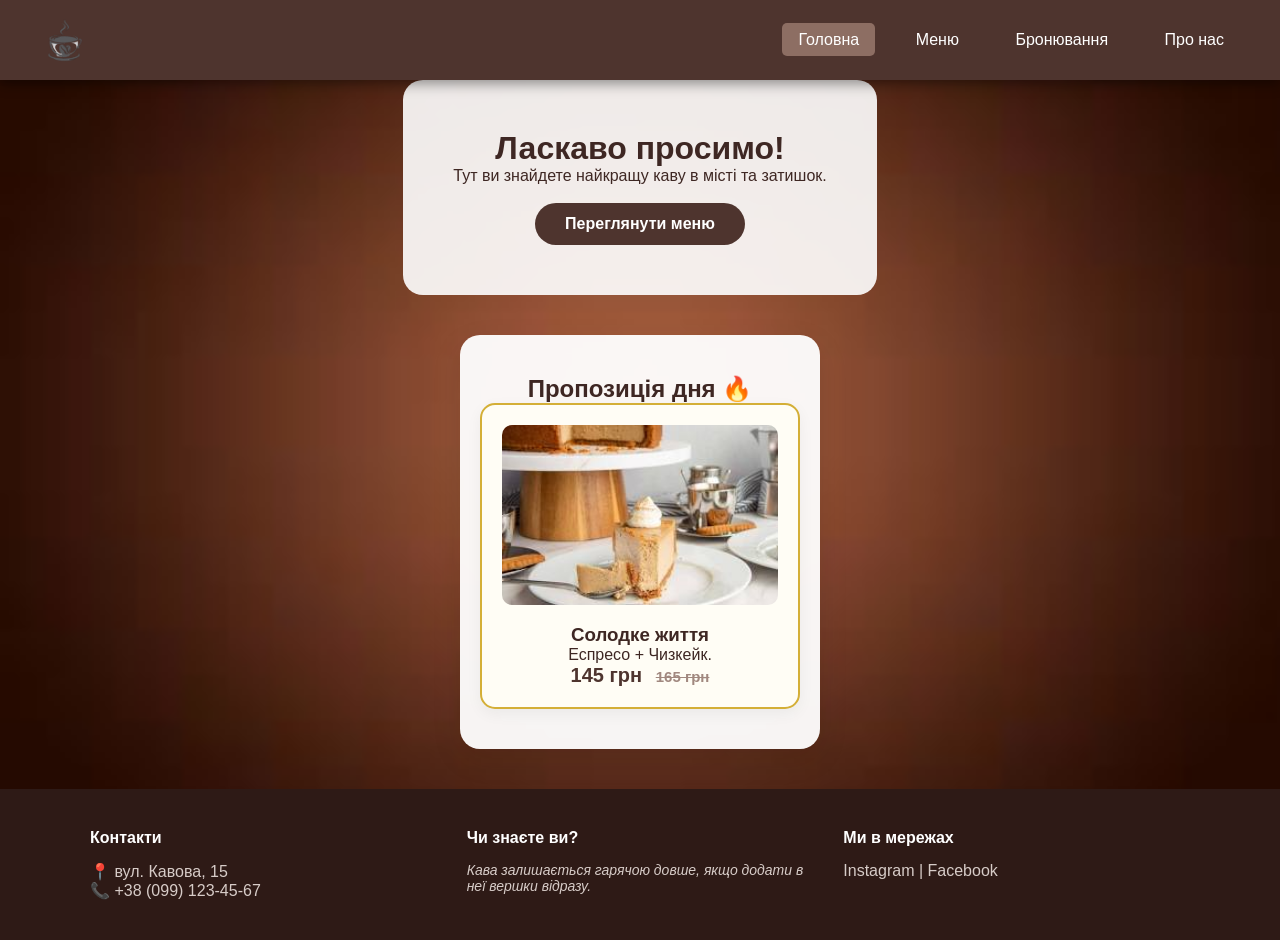
<file: проєктV2/index.html>
<!DOCTYPE html>
<html lang="uk">
<head>
    <meta charset="UTF-8">
    <title>Аромат Кави - Головна</title>
    <link rel="icon" type="image/png" href="PNGs/favicon.png">
    <link rel="stylesheet" href="style.css">
</head>
<body>
    <nav class="navbar">
        <img src="PNGs/2.png" alt="Logo" class="logo">
        <div class="nav-links">
            <a href="index.html" class="active">Головна</a>
            <a href="menu.html">Меню</a>
            <a href="book.html">Бронювання</a>
            <a href="about.html">Про нас</a>
        </div>
    </nav>

    <header style="height: 50vh; display: flex; align-items: center; justify-content: center; text-align: center;">
        <div style="background: rgba(255,255,255,0.9); padding: 50px; border-radius: 20px; max-width: 600px;">
            <h1>Ласкаво просимо!</h1>
            <p>Тут ви знайдете найкращу каву в місті та затишок.</p><br>
            <a href="menu.html" class="btn">Переглянути меню</a>
        </div>
    </header>

    <div class="container" style="text-align: center;">
        <h2>Пропозиція дня 🔥</h2>
        <div style="display: flex; justify-content: center;">
            <div class="menu-item combo" style="width: 320px;">
                <img src="PNGs/19.png" alt="Combo">
                <h3>Солодке життя</h3>
                <p>Еспресо + Чизкейк.</p>
                <p class="price">145 грн <span class="old-price">165 грн</span></p>
            </div>
        </div>
    </div>

    <footer class="footer">
        <div class="footer-content">
            <div class="footer-section">
                <h4>Контакти</h4>
                <p>📍 вул. Кавова, 15</p>
                <p>📞 +38 (099) 123-45-67</p>
            </div>
            <div class="footer-section">
                <h4>Чи знаєте ви?</h4>
                <p class="coffee-fact">Кава залишається гарячою довше, якщо додати в неї вершки відразу.</p>
            </div>
            <div class="footer-section">
                <h4>Ми в мережах</h4>
                <p>Instagram | Facebook</p>
            </div>
        </div>
    </footer>
</body>
</html>
</file>
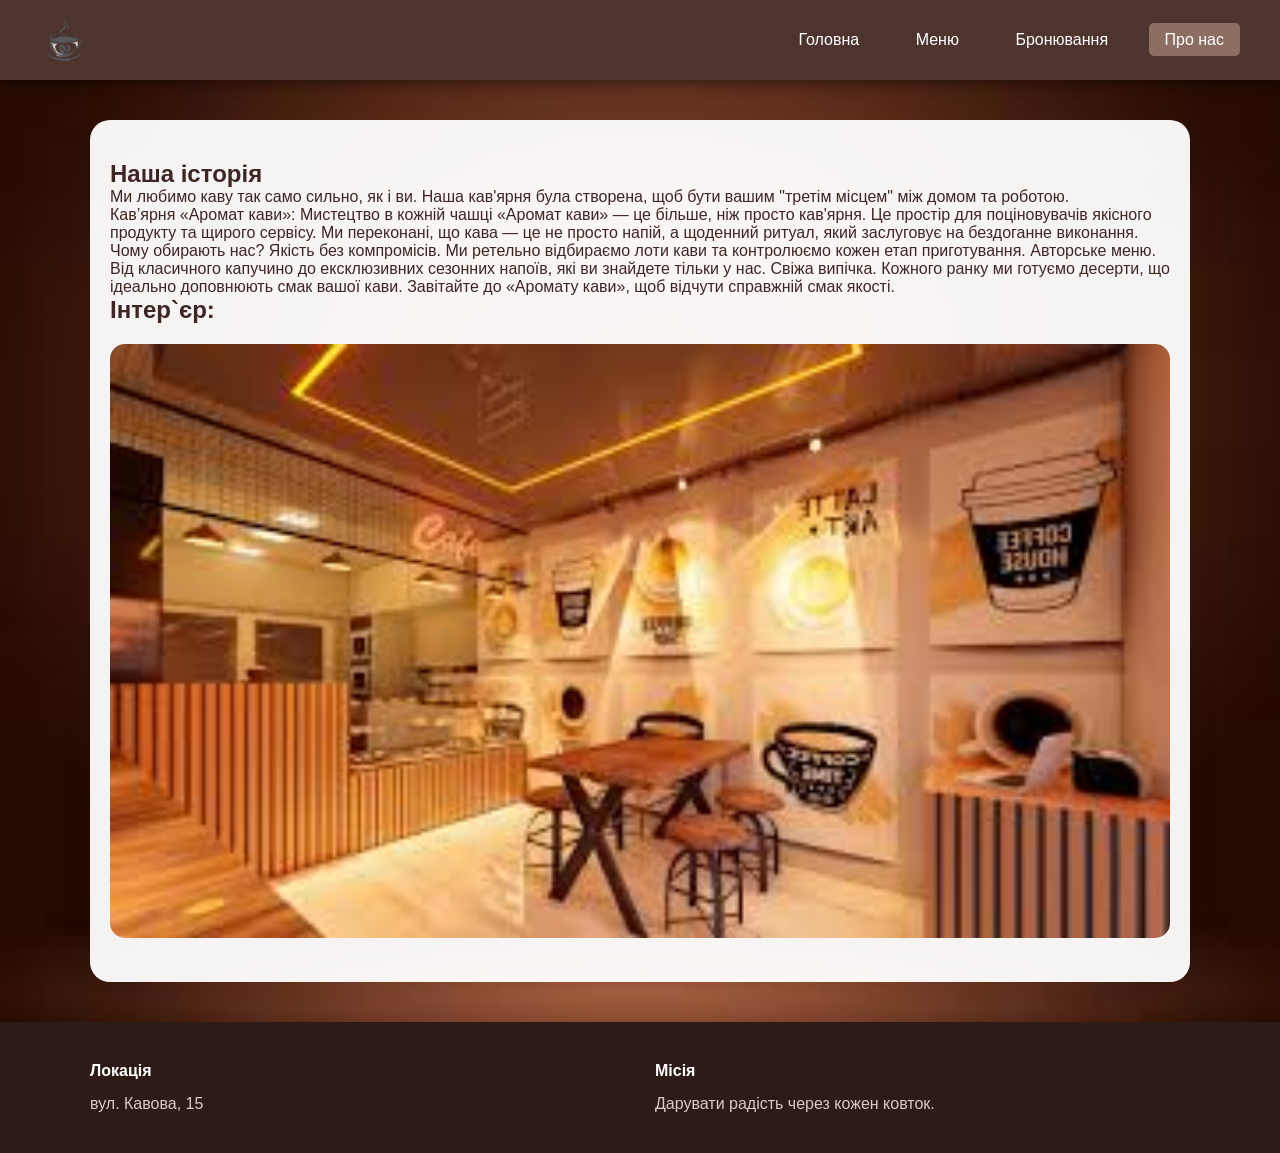
<file: проєктV2/about.html>
<!DOCTYPE html>
<html lang="uk">
<head>
    <meta charset="UTF-8">
    <title>Про нас - Аромат Кави</title>
    <link rel="icon" type="image/png" href="PNGs/favicon.png">
    <link rel="stylesheet" href="style.css">
</head>
<body>
    <nav class="navbar">
        <img src="PNGs/2.png" alt="Logo" class="logo">
        <div class="nav-links">
            <a href="index.html">Головна</a>
            <a href="menu.html">Меню</a>
            <a href="book.html">Бронювання</a>
            <a href="about.html" class="active">Про нас</a>
        </div>
    </nav>

    <main class="container">
        <h2>Наша історія</h2>
        <p>Ми любимо каву так само сильно, як і ви. Наша кав'ярня була створена, щоб бути вашим "третім місцем" між домом та роботою.</p>
        <p>Кав’ярня «Аромат кави»: Мистецтво в кожній чашці
            «Аромат кави» — це більше, ніж просто кав'ярня. Це простір для поціновувачів якісного продукту та щирого сервісу. Ми переконані, що кава — це не просто напій, а щоденний ритуал, який заслуговує на бездоганне виконання.
            Чому обирають нас?
            Якість без компромісів. Ми ретельно відбираємо лоти кави та контролюємо кожен етап приготування.
            Авторське меню. Від класичного капучино до ексклюзивних сезонних напоїв, які ви знайдете тільки у нас.
            Свіжа випічка. Кожного ранку ми готуємо десерти, що ідеально доповнюють смак вашої кави.
            Завітайте до «Аромату кави», щоб відчути справжній смак якості.
        </p>
        <h2>Інтер`єр:</h2>
        <img src="PNGs/21.png" alt="Cafe" style="width: 100%; border-radius: 15px; margin-top: 20px;">
    </main>

    <footer class="footer">
        <div class="footer-content">
            <div class="footer-section"><h4>Локація</h4><p>вул. Кавова, 15</p></div>
            <div class="footer-section"><h4>Місія</h4><p>Дарувати радість через кожен ковток.</p></div>
        </div>
    </footer>
</body>
</html>
</file>
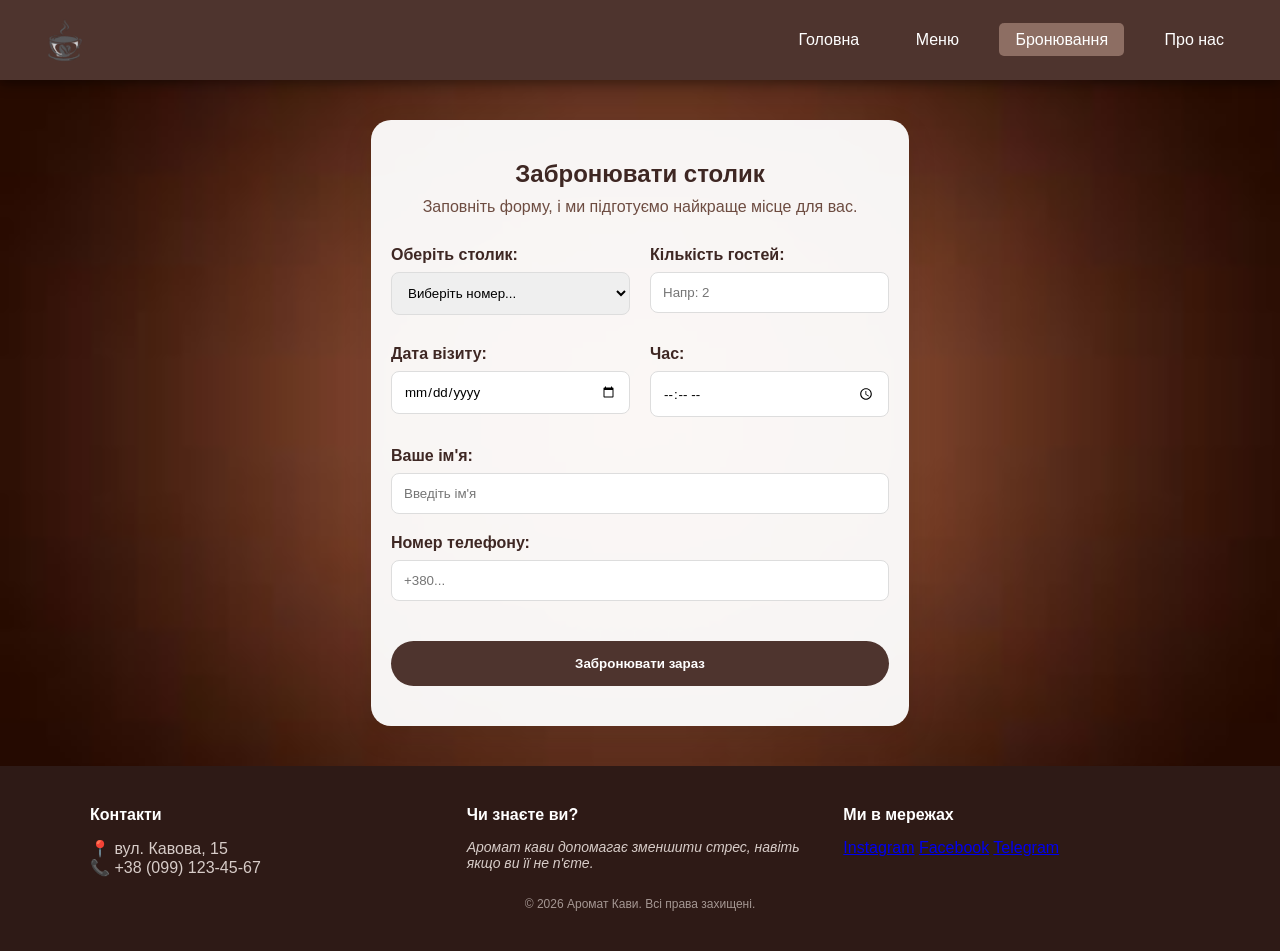
<file: проєктV2/book.html>
<!DOCTYPE html>
<html lang="uk">
<head>
    <meta charset="UTF-8">
    <meta name="viewport" content="width=device-width, initial-scale=1.0">
    <title>Бронювання - Аромат Кави</title>
    <link rel="icon" type="image/png" href="PNGs/favicon.png">
    <link rel="stylesheet" href="style.css">
</head>
<body>
    <nav class="navbar">
        <img src="PNGs/2.png" alt="Логотип" class="logo">
        <div class="nav-links">
            <a href="index.html">Головна</a>
            <a href="menu.html">Меню</a>
            <a href="book.html" class="active">Бронювання</a>
            <a href="about.html">Про нас</a>
        </div>
    </nav>

    <main class="container" style="max-width: 800px;"> <h2 style="text-align: center; margin-bottom: 10px;">Забронювати столик</h2>
        <p style="text-align: center; color: #6d4c41; margin-bottom: 30px;">Заповніть форму, і ми підготуємо найкраще місце для вас.</p>
        
        <form class="booking-form" action="#" method="post" style="max-width: 100%;">
            
            <div style="display: grid; grid-template-columns: 1fr 1fr; gap: 20px;">
                <div style="display: flex; flex-direction: column; gap: 8px;">
                    <label for="table-select" style="font-weight: bold;">Оберіть столик:</label>
                    <select id="table-select" name="table" required style="padding: 12px; border-radius: 8px; border: 1px solid #ddd;">
                        <option value="" disabled selected>Виберіть номер...</option>
                        <option>Стіл №1 (На терасі - Надворі)</option>
                        <option>Стіл №2 (На терасі - Надворі)</option>
                        <option>Стіл №3 (Біля вікна)</option>
                        <option>Стіл №4 (Біля вікна)</option>
                        <option>Стіл №5 (В центрі залу)</option>
                        <option>Стіл №6 (В центрі залу)</option>
                        <option>Стіл №7 (Біля бару)</option>
                        <option>Стіл №8 (Біля бару)</option>
                        <option>Стіл №9 (Тихий куточок)</option>
                        <option>Стіл №10 (Тихий куточок)</option>
                        <option>Стіл №11 (Біля каміна)</option>
                        <option>Стіл №12 (Біля каміна)</option>
                        <option>Стіл №13 (Другий поверх)</option>
                        <option>Стіл №14 (Надворі - затишний)</option>
                        <option>Стіл №15 (Біля бару)</option>
                        <option>Стіл №16 (Біля бару)</option>
                        <option>Стіл №17 (Тихий куточок)</option>
                        <option>Стіл №18 (В центрі залу)</option>
                        <option>Стіл №19 (В центрі залу)</option>
                        <option>Стіл №20 (В центрі залу)</option>
                    </select>
                </div>

                <div style="display: flex; flex-direction: column; gap: 8px;">
                    <label for="guests" style="font-weight: bold;">Кількість гостей:</label>
                    <input type="number" id="guests" name="guests" min="1" max="10" placeholder="Напр: 2" required style="padding: 12px; border-radius: 8px; border: 1px solid #ddd;">
                </div>
            </div>

            <div style="display: grid; grid-template-columns: 1fr 1fr; gap: 20px; margin-top: 10px;">
                <div style="display: flex; flex-direction: column; gap: 8px;">
                    <label for="date" style="font-weight: bold;">Дата візиту:</label>
                    <input type="date" id="date" name="date" required style="padding: 12px; border-radius: 8px; border: 1px solid #ddd;">
                </div>

                <div style="display: flex; flex-direction: column; gap: 8px;">
                    <label for="time" style="font-weight: bold;">Час:</label>
                    <input type="time" id="time" name="time" required style="padding: 12px; border-radius: 8px; border: 1px solid #ddd;">
                </div>
            </div>

            <div style="display: flex; flex-direction: column; gap: 8px; margin-top: 10px;">
                <label for="name" style="font-weight: bold;">Ваше ім'я:</label>
                <input type="text" id="name" name="name" placeholder="Введіть ім'я" required style="padding: 12px; border-radius: 8px; border: 1px solid #ddd;">
            </div>

            <div style="display: flex; flex-direction: column; gap: 8px;">
                <label for="phone" style="font-weight: bold;">Номер телефону:</label>
                <input type="tel" id="phone" name="phone" placeholder="+380..." required style="padding: 12px; border-radius: 8px; border: 1px solid #ddd;">
            </div>

            <button type="submit" class="btn" style="width: 100%; margin-top: 20px; padding: 15px;">Забронювати зараз</button>
        </form>
    </main>

    <footer class="footer">
        <div class="footer-content">
            <div class="footer-section">
                <h4>Контакти</h4>
                <p>📍 вул. Кавова, 15</p>
                <p>📞 +38 (099) 123-45-67</p>
            </div>
            <div class="footer-section">
                <h4>Чи знаєте ви?</h4>
                <p class="coffee-fact">Аромат кави допомагає зменшити стрес, навіть якщо ви її не п'єте.</p>
            </div>
            <div class="footer-section social-links">
                <h4>Ми в мережах</h4>
                <a href="#">Instagram</a>
                <a href="#">Facebook</a>
                <a href="#">Telegram</a>
            </div>
        </div>
        <p class="copyright" style="text-align: center; margin-top: 20px; font-size: 12px; opacity: 0.7;">&copy; 2026 Аромат Кави. Всі права захищені.</p>
    </footer>
</body>
</html>
</file>
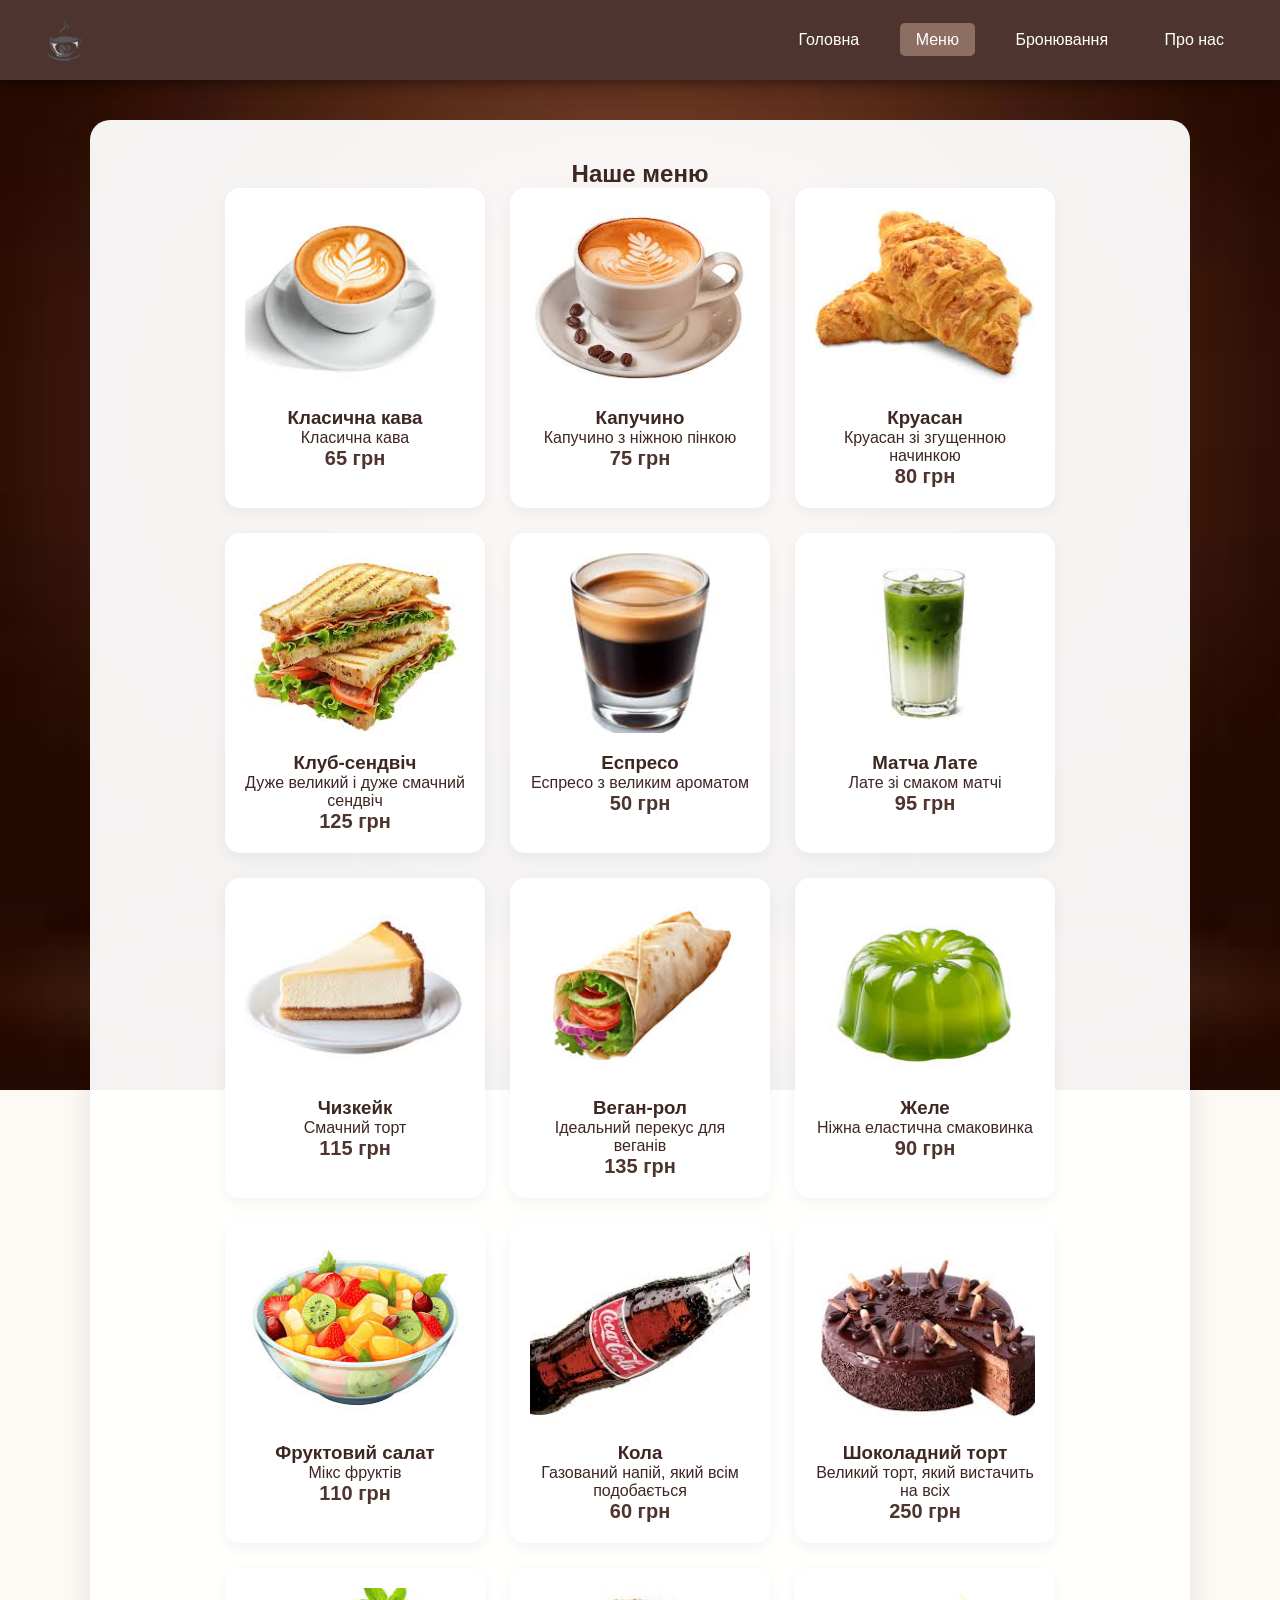
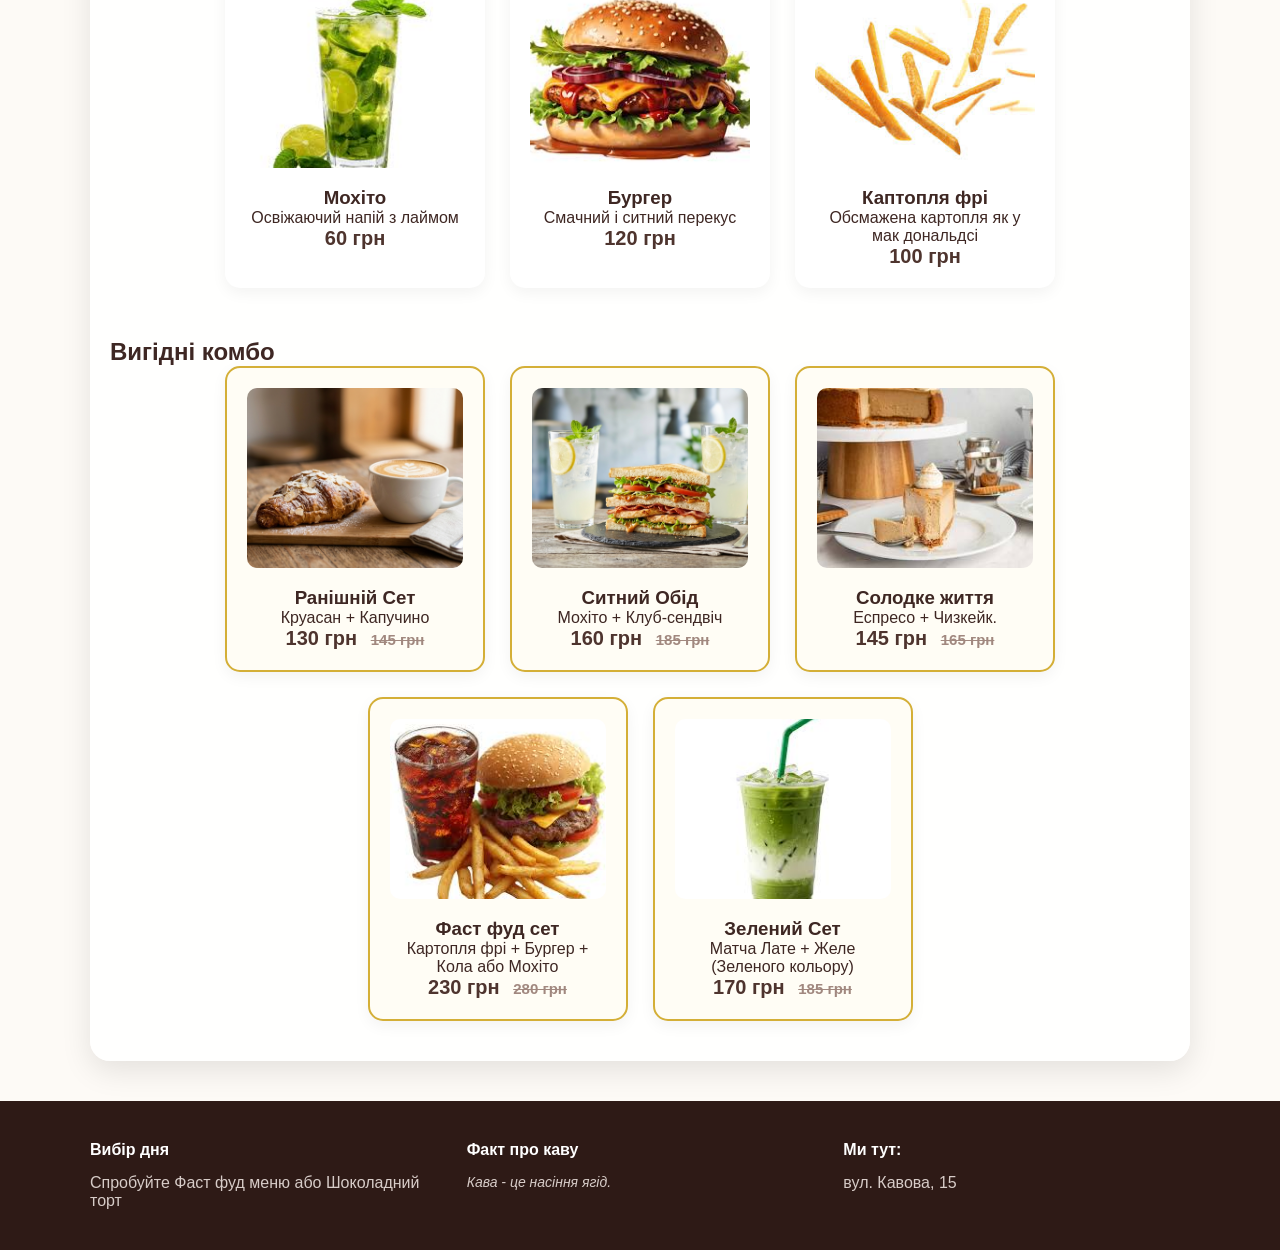
<file: проєктV2/menu.html>
<!DOCTYPE html>
<html lang="uk">
<head>
    <meta charset="UTF-8">
    <title>Меню - Аромат Кави</title>
    <link rel="icon" type="image/png" href="PNGs/favicon.png">
    <link rel="stylesheet" href="style.css">
</head>
<body>
    <nav class="navbar">
        <img src="PNGs/2.png" alt="Logo" class="logo">
        <div class="nav-links">
            <a href="index.html">Головна</a>
            <a href="menu.html" class="active">Меню</a>
            <a href="book.html">Бронювання</a>
            <a href="about.html">Про нас</a>
        </div>
    </nav>

    <main class="container">
        <h2 style="text-align: center;">Наше меню</h2>
        <div class="menu-grid">
            <div class="menu-item"><img src="PNGs/3.png"><h3>Класична кава</h3><p>Класична кава</p><p class="price">65 грн</p></div>
            <div class="menu-item"><img src="PNGs/7.png"><h3>Капучино</h3><p>Капучино з ніжною пінкою</p><p class="price">75 грн</p></div>
            <div class="menu-item"><img src="PNGs/6.png"><h3>Круасан</h3><p>Круасан зі згущенною начинкою</p><p class="price">80 грн</p></div>
            <div class="menu-item"><img src="PNGs/9.png"><h3>Клуб-сендвіч</h3><p>Дуже великий і дуже смачний сендвіч</p><p class="price">125 грн</p></div>
            <div class="menu-item"><img src="PNGs/15.png"><h3>Еспресо</h3><p>Еспресо з великим ароматом</p><p class="price">50 грн</p></div>
            <div class="menu-item"><img src="PNGs/16.png"><h3>Матча Лате</h3><p>Лате зі смаком матчі</p><p class="price">95 грн</p></div>
            <div class="menu-item"><img src="PNGs/17.png"><h3>Чизкейк</h3><p>Смачний торт</p><p class="price">115 грн</p></div>
            <div class="menu-item"><img src="PNGs/18.png"><h3>Веган-рол</h3><p>Ідеальний перекус для веганів</p><p class="price">135 грн</p></div>
            <div class="menu-item"><img src="PNGs/22.png"><h3>Желе</h3><p>Ніжна еластична смаковинка</p><p class="price">90 грн</p></div>
            <div class="menu-item"><img src="PNGs/23.png"><h3>Фруктовий салат</h3><p>Мікс фруктів</p><p class="price">110 грн</p></div>
            <div class="menu-item"><img src="PNGs/24.png"><h3>Кола</h3><p>Газований напій, який всім подобається</p><p class="price">60 грн</p></div>
            <div class="menu-item"><img src="PNGs/25.png"><h3>Шоколадний торт</h3><p>Великий торт, який вистачить на всіх</p><p class="price">250 грн</p></div>
            <div class="menu-item"><img src="PNGs/26.png"><h3>Мохіто</h3><p>Освіжаючий напій з лаймом</p><p class="price">60 грн</p></div>
            <div class="menu-item"><img src="PNGs/27.png"><h3>Бургер</h3><p>Смачний і ситний перекус</p><p class="price">120 грн</p></div>
            <div class="menu-item"><img src="PNGs/31.png"><h3>Каптопля фрі</h3><p>Обсмажена картопля як у мак дональдсі</p><p class="price">100 грн</p></div>
        </div>
        </div>

        <h2 style="margin-top: 50px;">Вигідні комбо</h2>
        <div class="menu-grid">
            <div class="menu-item combo"><img src="PNGs/13.png"><h3>Ранішній Сет</h3> <p>Круасан + Капучино</p> <p class="price">130 грн <span class="old-price">145 грн</span></p></div>
            <div class="menu-item combo"><img src="PNGs/14.png"><h3>Ситний Обід</h3><p>Мохіто + Клуб-сендвіч</p><p class="price">160 грн <span class="old-price">185 грн</span></p></div>
            <div class="menu-item combo"><img src="PNGs/19.png"><h3>Солодке життя</h3><p>Еспресо + Чизкейк.</p><p class="price">145 грн <span class="old-price">165 грн</span></p></div>
            <div class="menu-item combo"><img src="PNGs/20.png"><h3>Фаст фуд сет</h3><p>Картопля фрі + Бургер + Кола або Мохіто</p><p class="price">230 грн <span class="old-price">280 грн</span></p></div>
            <div class="menu-item combo"><img src="PNGs/28.png"><h3>Зелений Сет</h3><p>Матча Лате + Желе (Зеленого кольору)</p><p class="price">170 грн <span class="old-price">185 грн</span></p></div>
        </div>
    </main>

    <footer class="footer">
        <div class="footer-content">
            <div class="footer-section"><h4>Вибір дня</h4><p>Спробуйте Фаст фуд меню або Шоколадний торт</p></div>
            <div class="footer-section"><h4>Факт про каву</h4><p class="coffee-fact">Кава - це насіння ягід.</p></div>
            <div class="footer-section"><h4>Ми тут:</h4><p>вул. Кавова, 15</p></div>
        </div>
    </footer>
</body>
</html>
</file>
<file: проєктV2/style.css>
* {
    margin: 0;
    padding: 0;
    box-sizing: border-box;
    font-family: 'Segoe UI', Tahoma, Geneva, Verdana, sans-serif;
}

html, body {
    height: 100%;
}

body {
    background-image: url('PNGs/1.png');
    background-size: cover;
    background-position: center;
    background-attachment: fixed;
    background-repeat: no-repeat;
    background-color: #fdfaf6;
    color: #3e2723;
    padding-top: 80px;
    display: flex;
    flex-direction: column;
}

.navbar {
    position: fixed;
    top: 0;
    left: 0;
    width: 100%;
    display: flex;
    justify-content: space-between;
    align-items: center;
    background-color: #4e342e;
    padding: 15px 40px;
    z-index: 1000;
    box-shadow: 0 4px 12px rgba(0,0,0,0.4);
}

.logo {
    height: 50px;
}

.nav-links a {
    color: #ffffff;
    text-decoration: none;
    margin-left: 20px;
    font-size: 16px;
    padding: 8px 16px;
    border-radius: 5px;
    transition: 0.3s;
}

.nav-links a:hover, .nav-links a.active {
    background-color: #8d6e63;
}

.container {
    padding: 40px 20px;
    max-width: 1100px;
    margin: 40px auto;
    background-color: rgba(255, 255, 255, 0.95);
    border-radius: 20px;
    box-shadow: 0 10px 30px rgba(0,0,0,0.1);
    flex: 1; /* Штовхає футер до низу */
}

.menu-grid {
    display: flex;
    justify-content: center;
    gap: 25px;
    flex-wrap: wrap;
}

.menu-item {
    background: white;
    padding: 20px;
    border-radius: 15px;
    width: 260px;
    text-align: center;
    box-shadow: 0 5px 15px rgba(0,0,0,0.05);
    transition: 0.3s;
}

.menu-item:hover { transform: translateY(-10px); }

.menu-item img {
    width: 100%;
    height: 180px;
    object-fit: cover;
    border-radius: 10px;
    margin-bottom: 15px;
}

.menu-item.combo { 
    border: 2px solid #d4af37; 
    background: #fffdf5; 
}

.price { font-weight: bold; font-size: 20px; color: #4e342e; }
.old-price { text-decoration: line-through; color: #a1887f; font-size: 15px; margin-left: 8px; }

.btn {
    display: inline-block;
    background-color: #4e342e;
    color: white;
    padding: 12px 30px;
    text-decoration: none;
    border-radius: 50px;
    font-weight: bold;
    transition: 0.3s;
    border: none;
}

.btn:hover { background-color: #8d6e63; }

.booking-form {
    display: flex;
    flex-direction: column;
    gap: 20px;
    max-width: 450px;
    margin: 0 auto;
}

.booking-form input, .booking-form select {
    padding: 12px;
    border-radius: 8px;
    border: 1px solid #ddd;
}

.footer {
    background-color: #2e1a16;
    color: #d7ccc8;
    padding: 40px 20px;
    margin-top: auto;
}

.footer-content {
    max-width: 1100px;
    margin: 0 auto;
    display: grid;
    grid-template-columns: repeat(auto-fit, minmax(250px, 1fr));
    gap: 30px;
}

.footer-section h4 { color: #fff; margin-bottom: 15px; }
.coffee-fact { font-style: italic; font-size: 14px; }
</file>
